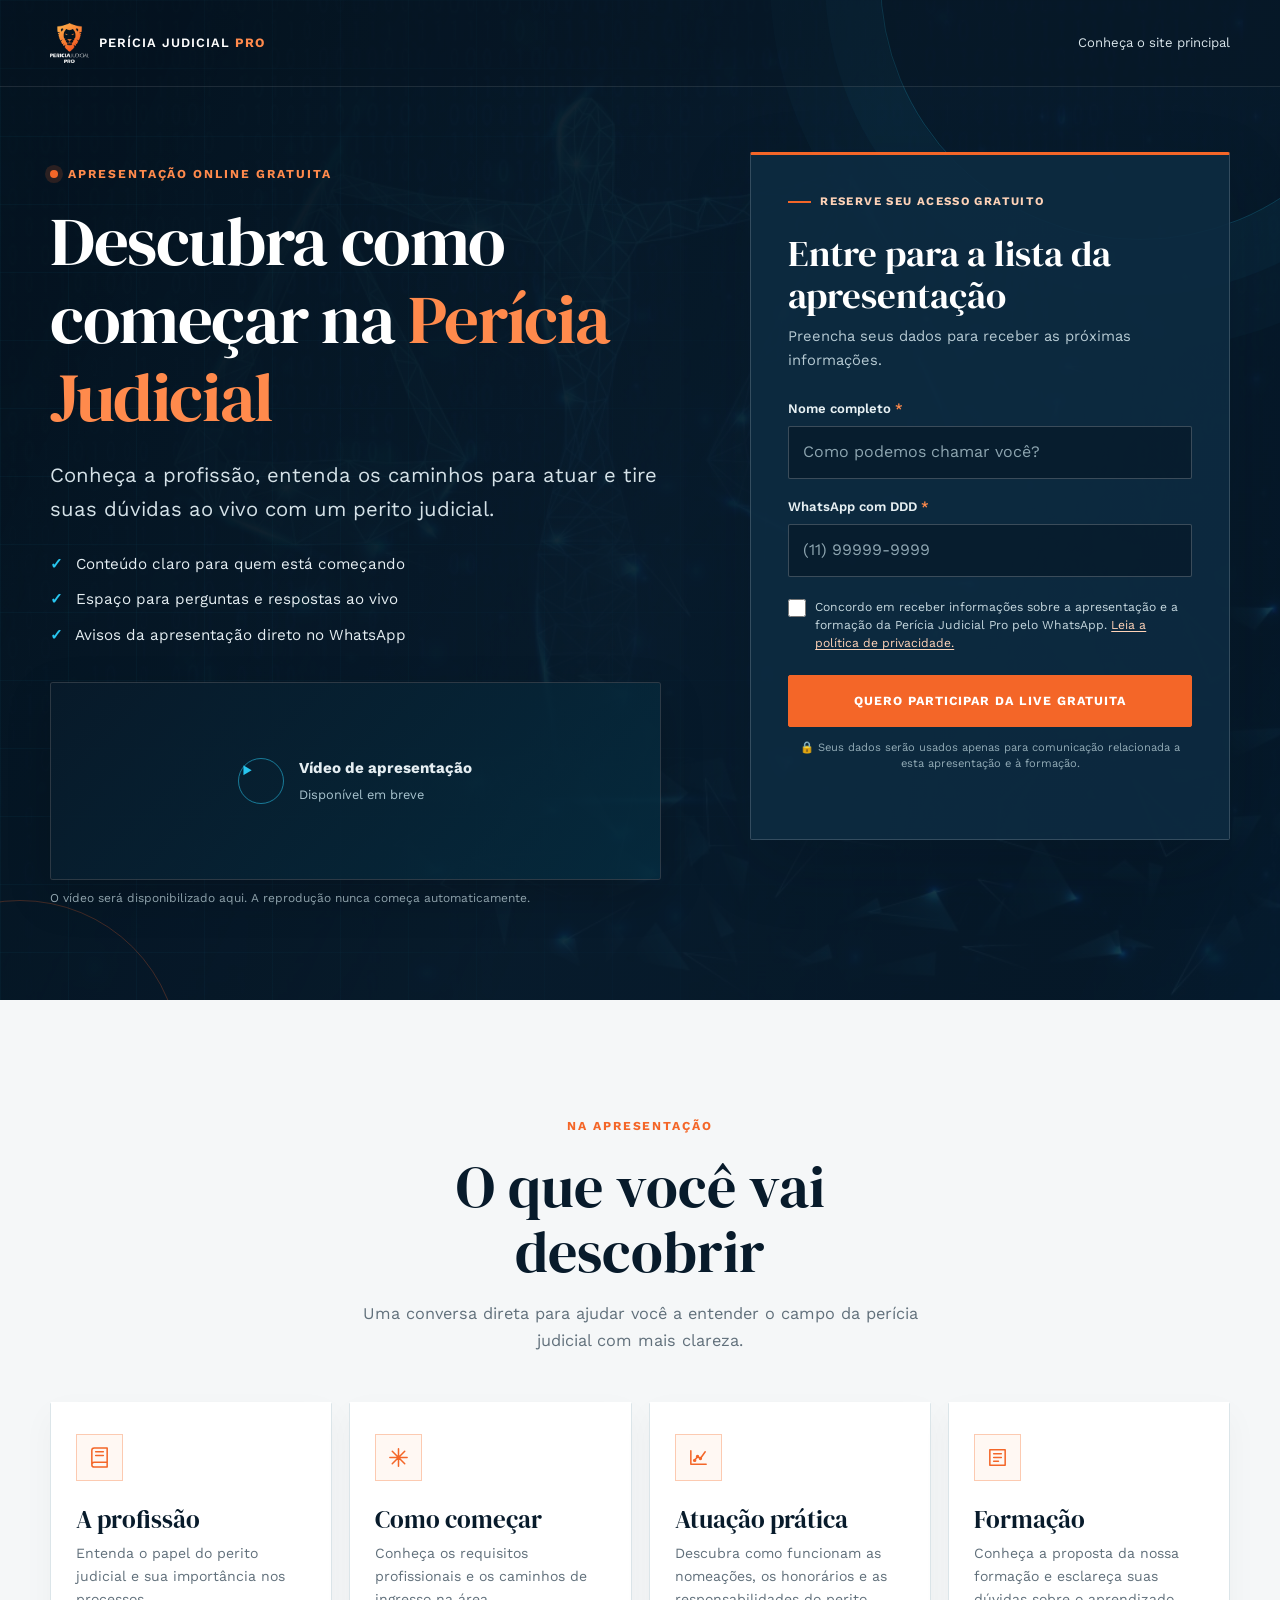
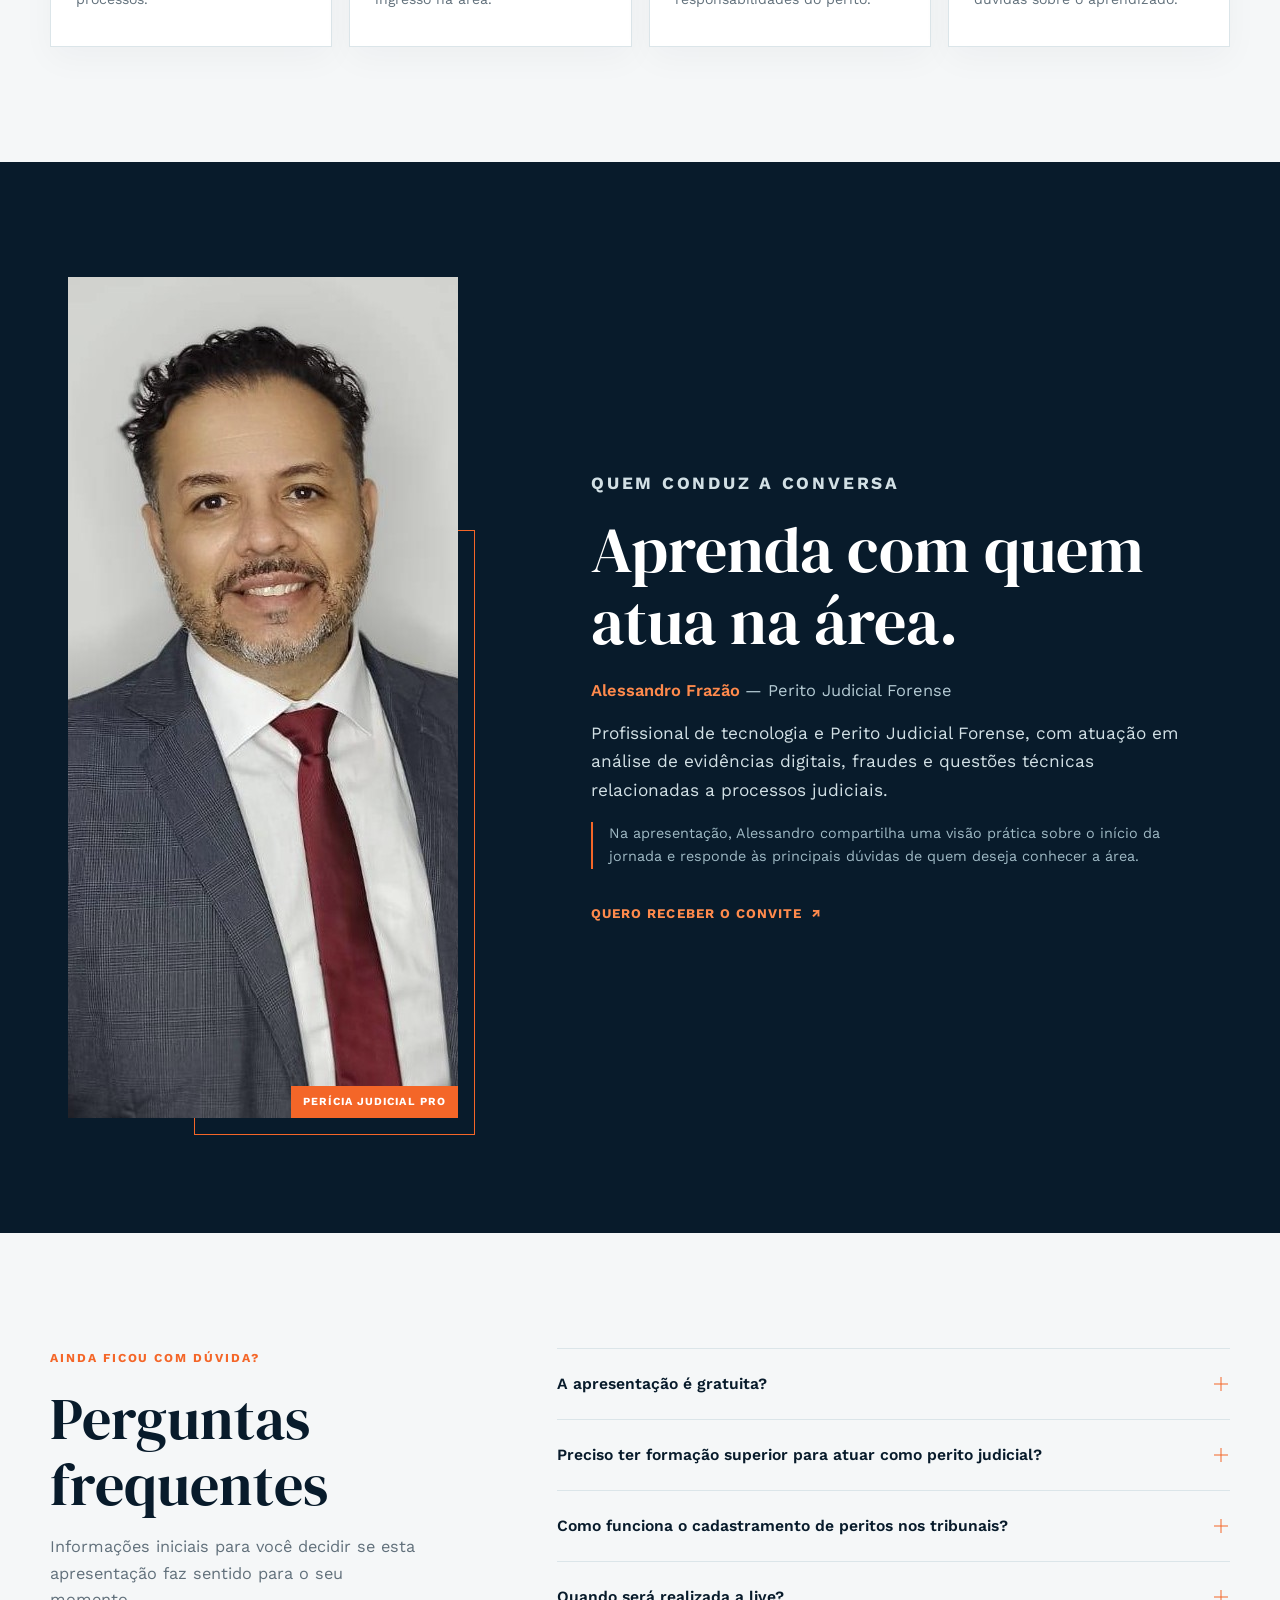
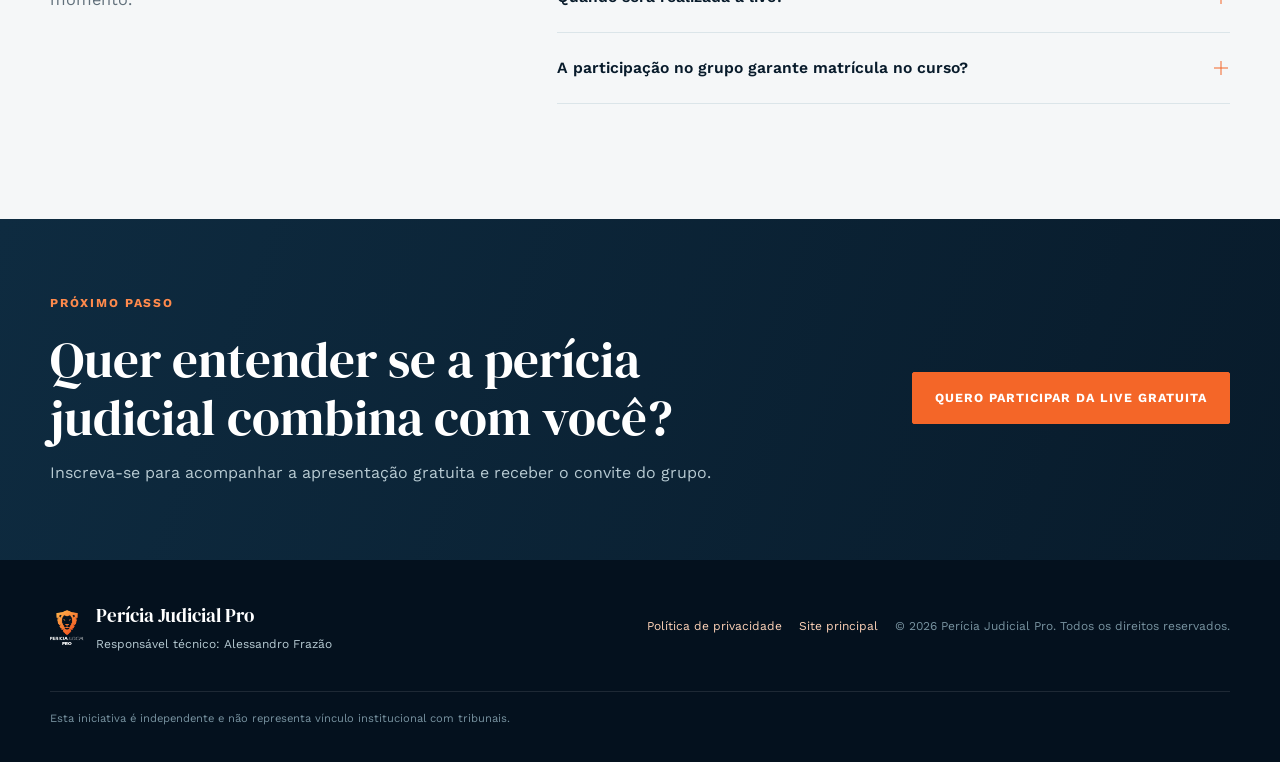
<file: live/index.html>
<!doctype html>
<html lang="pt-BR">
<head>
  <meta charset="utf-8">
  <meta name="viewport" content="width=device-width, initial-scale=1">
  <meta name="description" content="Inscreva-se para a apresentação online gratuita sobre como começar na perícia judicial.">
  <meta name="robots" content="index, follow">
  <link rel="canonical" href="https://periciajudicialpro.com.br/live/">
  <meta property="og:type" content="website">
  <meta property="og:title" content="Apresentação gratuita | Perícia Judicial Pro">
  <meta property="og:description" content="Conheça a profissão de perito judicial e tire suas dúvidas ao vivo.">
  <meta property="og:url" content="https://periciajudicialpro.com.br/live/">
  <title>Apresentação online gratuita | Perícia Judicial Pro</title>
  <link rel="preconnect" href="https://fonts.googleapis.com">
  <link rel="preconnect" href="https://fonts.gstatic.com" crossorigin>
  <link href="https://fonts.googleapis.com/css2?family=DM+Serif+Display&family=Work+Sans:wght@400;500;600;700&display=swap" rel="stylesheet">
  <link rel="icon" href="../images/logo_brancapng-140x38-1.png" type="image/png">
  <link rel="stylesheet" href="css/style.css">
</head>
<body>
  <a class="skip-link" href="#conteudo">Pular para o conteúdo</a>

  <header class="site-header">
    <div class="container header-inner">
      <a class="brand" href="../index.html" aria-label="Perícia Judicial Pro — página inicial">
        <img src="../images/logo_brancapng-140x38-1.png" alt="Perícia Judicial Pro" width="48" height="49">
        <span>PERÍCIA JUDICIAL <b>PRO</b></span>
      </a>
      <a class="header-link" href="../index.html">Conheça o site principal</a>
    </div>
  </header>

  <main id="conteudo">
    <section class="hero" aria-labelledby="hero-title">
      <div class="hero-glow hero-glow-one" aria-hidden="true"></div>
      <div class="hero-glow hero-glow-two" aria-hidden="true"></div>
      <div class="container hero-grid">
        <div class="hero-copy">
          <p class="eyebrow"><span class="eyebrow-dot" aria-hidden="true"></span> Apresentação online gratuita</p>
          <h1 id="hero-title">Descubra como começar na <em>Perícia Judicial</em></h1>
          <p class="hero-subtitle">Conheça a profissão, entenda os caminhos para atuar e tire suas dúvidas ao vivo com um perito judicial.</p>
          <ul class="hero-points" aria-label="O que você recebe ao se inscrever">
            <li><span class="check-icon" aria-hidden="true">✓</span> Conteúdo claro para quem está começando</li>
            <li><span class="check-icon" aria-hidden="true">✓</span> Espaço para perguntas e respostas ao vivo</li>
            <li><span class="check-icon" aria-hidden="true">✓</span> Avisos da apresentação direto no WhatsApp</li>
          </ul>

          <div class="video-frame" id="video-frame" data-video-src="" data-video-type="mp4" aria-label="Vídeo de apresentação">
            <div class="video-placeholder" id="video-placeholder">
              <span class="play-badge" aria-hidden="true">▶</span>
              <div>
                <strong>Vídeo de apresentação</strong>
                <span>Disponível em breve</span>
              </div>
            </div>
          </div>
          <p class="video-note">O vídeo será disponibilizado aqui. A reprodução nunca começa automaticamente.</p>
        </div>

        <div class="signup-card" id="inscricao">
          <div class="card-topline"><span></span> Reserve seu acesso gratuito</div>
          <div class="signup-heading">
            <h2>Entre para a lista da apresentação</h2>
            <p>Preencha seus dados para receber as próximas informações.</p>
          </div>

          <form id="lead-form" novalidate>
            <div class="field-group">
              <label for="nome">Nome completo <span aria-hidden="true">*</span></label>
              <input id="nome" name="nome" type="text" autocomplete="name" placeholder="Como podemos chamar você?" minlength="3" required>
              <small class="field-error" data-error-for="nome"></small>
            </div>

            <div class="field-group">
              <label for="whatsapp">WhatsApp com DDD <span aria-hidden="true">*</span></label>
              <input id="whatsapp" name="whatsapp" type="tel" inputmode="tel" autocomplete="tel" placeholder="(11) 99999-9999" maxlength="15" required>
              <small class="field-error" data-error-for="whatsapp"></small>
            </div>

            <label class="consent-field" for="consentimento">
              <input id="consentimento" name="consentimento" type="checkbox" required>
              <span>Concordo em receber informações sobre a apresentação e a formação da Perícia Judicial Pro pelo WhatsApp. <a href="../politica-de-privacidade.html" target="_blank" rel="noopener noreferrer">Leia a política de privacidade.</a></span>
            </label>
            <small class="field-error" data-error-for="consentimento"></small>

            <div class="honeypot" aria-hidden="true">
              <label for="website">Não preencha este campo</label>
              <input id="website" name="website" type="text" tabindex="-1" autocomplete="off">
            </div>

            <input type="hidden" name="utm_source" data-attribution="utm_source">
            <input type="hidden" name="utm_medium" data-attribution="utm_medium">
            <input type="hidden" name="utm_campaign" data-attribution="utm_campaign">
            <input type="hidden" name="utm_content" data-attribution="utm_content">
            <input type="hidden" name="origem" data-attribution="origem">
            <input type="hidden" name="fbclid" data-attribution="fbclid">

            <button class="button button-primary" id="submit-button" type="submit">
              <span class="button-label">Quero participar da live gratuita</span>
              <span class="button-loading" aria-hidden="true">Enviando…</span>
            </button>
            <p class="form-note"><span aria-hidden="true">🔒</span> Seus dados serão usados apenas para comunicação relacionada a esta apresentação e à formação.</p>
            <p class="form-status" id="form-status" role="alert" aria-live="polite"></p>
          </form>

          <div class="success-panel" id="success-panel" hidden>
            <div class="success-icon" aria-hidden="true">✓</div>
            <p class="success-kicker">Cadastro confirmado</p>
            <h2>Inscrição recebida!</h2>
            <p>Agora entre no nosso grupo exclusivo para acompanhar as informações sobre a apresentação ao vivo.</p>
            <a class="button button-whatsapp" id="whatsapp-link" href="https://chat.whatsapp.com/EHW8C2A8uGyKtYnu91mdru?s=cl&amp;p=a&amp;iam=2" target="_blank" rel="noopener noreferrer">Entrar no grupo de WhatsApp</a>
            <p class="whatsapp-disclaimer">Ao participar do grupo, seu número de telefone e informações de perfil poderão ficar visíveis para outros participantes, conforme as configurações do WhatsApp. A entrada depende da confirmação do próprio WhatsApp.</p>
          </div>
        </div>
      </div>
    </section>

    <section class="section section-light" aria-labelledby="discover-title">
      <div class="container">
        <div class="section-heading centered-heading">
          <p class="eyebrow eyebrow-dark">Na apresentação</p>
          <h2 id="discover-title">O que você vai descobrir</h2>
          <p>Uma conversa direta para ajudar você a entender o campo da perícia judicial com mais clareza.</p>
        </div>
        <div class="discovery-grid">
          <article class="discovery-card">
            <div class="card-icon" aria-hidden="true"><svg viewBox="0 0 24 24" focusable="false"><path d="M4 19.5A2.5 2.5 0 0 1 6.5 17H20M6.5 2H20v20H6.5A2.5 2.5 0 0 1 4 19.5v-15A2.5 2.5 0 0 1 6.5 2Z"/><path d="M8 6h8M8 10h8"/></svg></div>
            <h3>A profissão</h3>
            <p>Entenda o papel do perito judicial e sua importância nos processos.</p>
          </article>
          <article class="discovery-card">
            <div class="card-icon" aria-hidden="true"><svg viewBox="0 0 24 24" focusable="false"><path d="M12 3v18M3 12h18M5.5 5.5l13 13M18.5 5.5l-13 13"/></svg></div>
            <h3>Como começar</h3>
            <p>Conheça os requisitos profissionais e os caminhos de ingresso na área.</p>
          </article>
          <article class="discovery-card">
            <div class="card-icon" aria-hidden="true"><svg viewBox="0 0 24 24" focusable="false"><path d="M4 19V5M4 19h16M8 15l3-4 3 2 5-7"/><circle cx="8" cy="15" r="1"/><circle cx="11" cy="11" r="1"/><circle cx="14" cy="13" r="1"/></svg></div>
            <h3>Atuação prática</h3>
            <p>Descubra como funcionam as nomeações, os honorários e as responsabilidades do perito.</p>
          </article>
          <article class="discovery-card">
            <div class="card-icon" aria-hidden="true"><svg viewBox="0 0 24 24" focusable="false"><path d="M4 4h16v16H4z"/><path d="M8 8h8M8 12h8M8 16h5"/></svg></div>
            <h3>Formação</h3>
            <p>Conheça a proposta da nossa formação e esclareça suas dúvidas sobre o aprendizado.</p>
          </article>
        </div>
      </div>
    </section>

    <section class="section instructor-section" aria-labelledby="instructor-title">
      <div class="container instructor-grid">
        <div class="instructor-photo-wrap">
          <div class="photo-accent" aria-hidden="true"></div>
          <img src="../images/perito_alessandro_frazao.jpg" alt="Alessandro Frazão" width="870" height="841" loading="lazy">
          <span class="photo-caption">Perícia Judicial Pro</span>
        </div>
        <div class="instructor-copy">
          <p class="eyebrow">Quem conduz a conversa</p>
          <h2 id="instructor-title">Aprenda com quem atua na área.</h2>
          <h3>Alessandro Frazão <span>— Perito Judicial Forense</span></h3>
          <p>Profissional de tecnologia e Perito Judicial Forense, com atuação em análise de evidências digitais, fraudes e questões técnicas relacionadas a processos judiciais.</p>
          <p class="instructor-note">Na apresentação, Alessandro compartilha uma visão prática sobre o início da jornada e responde às principais dúvidas de quem deseja conhecer a área.</p>
          <a class="text-link" href="#inscricao">Quero receber o convite <span aria-hidden="true">↗</span></a>
        </div>
      </div>
    </section>

    <section class="section faq-section section-light" aria-labelledby="faq-title">
      <div class="container faq-grid">
        <div class="section-heading">
          <p class="eyebrow eyebrow-dark">Ainda ficou com dúvida?</p>
          <h2 id="faq-title">Perguntas frequentes</h2>
          <p>Informações iniciais para você decidir se esta apresentação faz sentido para o seu momento.</p>
        </div>
        <div class="faq-list">
          <details>
            <summary>A apresentação é gratuita?<span aria-hidden="true"></span></summary>
            <p>Sim. A apresentação online é gratuita. O convite e as orientações de acesso serão compartilhados pelos canais informados no cadastro.</p>
          </details>
          <details>
            <summary>Preciso ter formação superior para atuar como perito judicial?<span aria-hidden="true"></span></summary>
            <p>Isso depende da especialidade, do tipo de trabalho e das regras aplicáveis ao caso. A formação compatível com o conhecimento técnico exigido é um ponto importante, e os requisitos podem variar.</p>
          </details>
          <details>
            <summary>Como funciona o cadastramento de peritos nos tribunais?<span aria-hidden="true"></span></summary>
            <p>Tribunais possuem procedimentos e sistemas próprios para cadastro e convocação. A inscrição, por si só, não garante nomeação; é preciso observar as regras do tribunal e da especialidade.</p>
          </details>
          <details>
            <summary>Quando será realizada a live?<span aria-hidden="true"></span></summary>
            <p>A data ainda será confirmada. Quem se inscrever receberá as próximas informações pelo WhatsApp, conforme o consentimento informado.</p>
          </details>
          <details>
            <summary>A participação no grupo garante matrícula no curso?<span aria-hidden="true"></span></summary>
            <p>Não. O grupo serve para acompanhar as informações da apresentação. A participação não garante matrícula, nomeação, contratação ou qualquer resultado profissional.</p>
          </details>
        </div>
      </div>
    </section>

    <section class="final-cta" aria-labelledby="final-cta-title">
      <div class="container final-cta-inner">
        <div>
          <p class="eyebrow">Próximo passo</p>
          <h2 id="final-cta-title">Quer entender se a perícia judicial combina com você?</h2>
          <p>Inscreva-se para acompanhar a apresentação gratuita e receber o convite do grupo.</p>
        </div>
        <a class="button button-primary" href="#inscricao">Quero participar da live gratuita</a>
      </div>
    </section>
  </main>

  <footer class="site-footer">
    <div class="container footer-inner">
      <div class="footer-brand">
        <img src="../images/logo_brancapng-140x38-1.png" alt="" width="42" height="43" loading="lazy">
        <div>
          <strong>Perícia Judicial Pro</strong>
          <span>Responsável técnico: Alessandro Frazão</span>
        </div>
      </div>
      <div class="footer-links">
        <a href="../politica-de-privacidade.html">Política de privacidade</a>
        <a href="../index.html">Site principal</a>
        <span>© <span id="current-year">2026</span> Perícia Judicial Pro. Todos os direitos reservados.</span>
      </div>
      <p class="independence-notice">Esta iniciativa é independente e não representa vínculo institucional com tribunais.</p>
    </div>
  </footer>

  <script src="js/config.js" defer></script>
  <script src="js/app.js" defer></script>
</body>
</html>
</file>
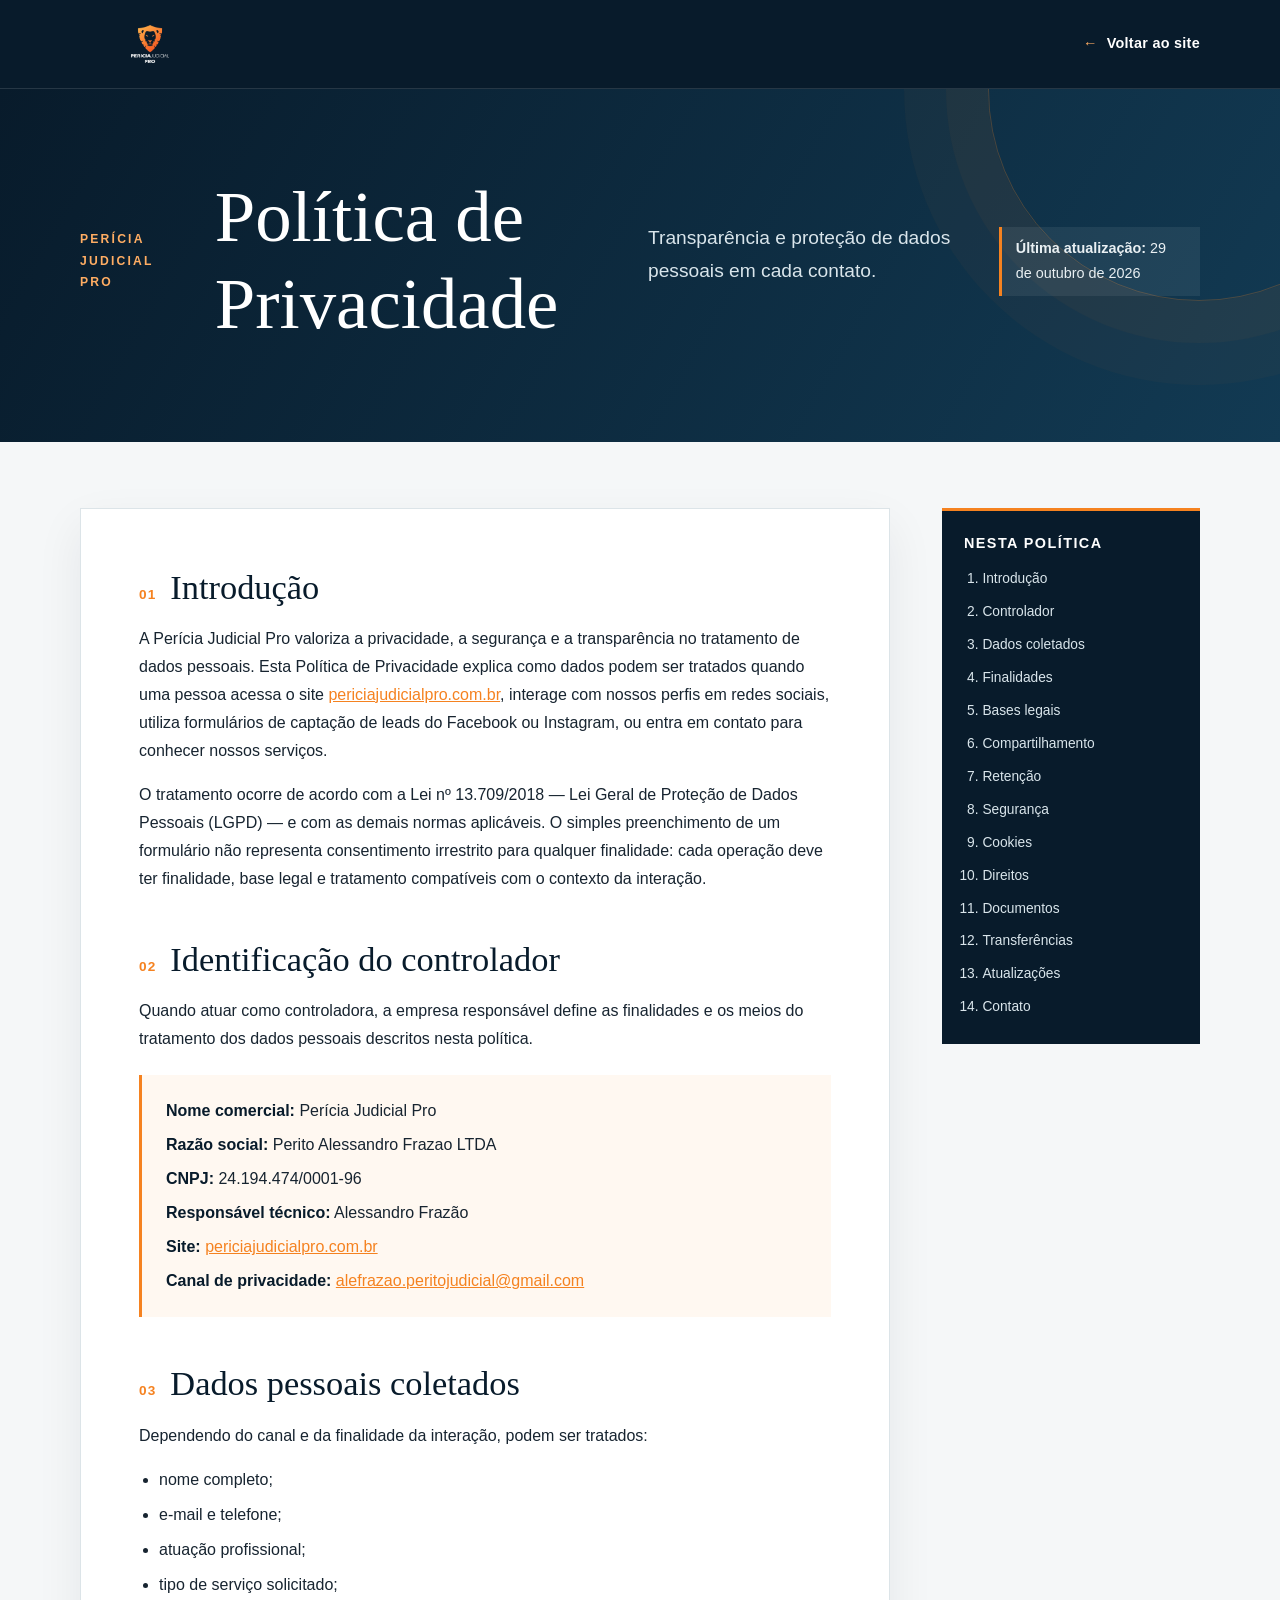
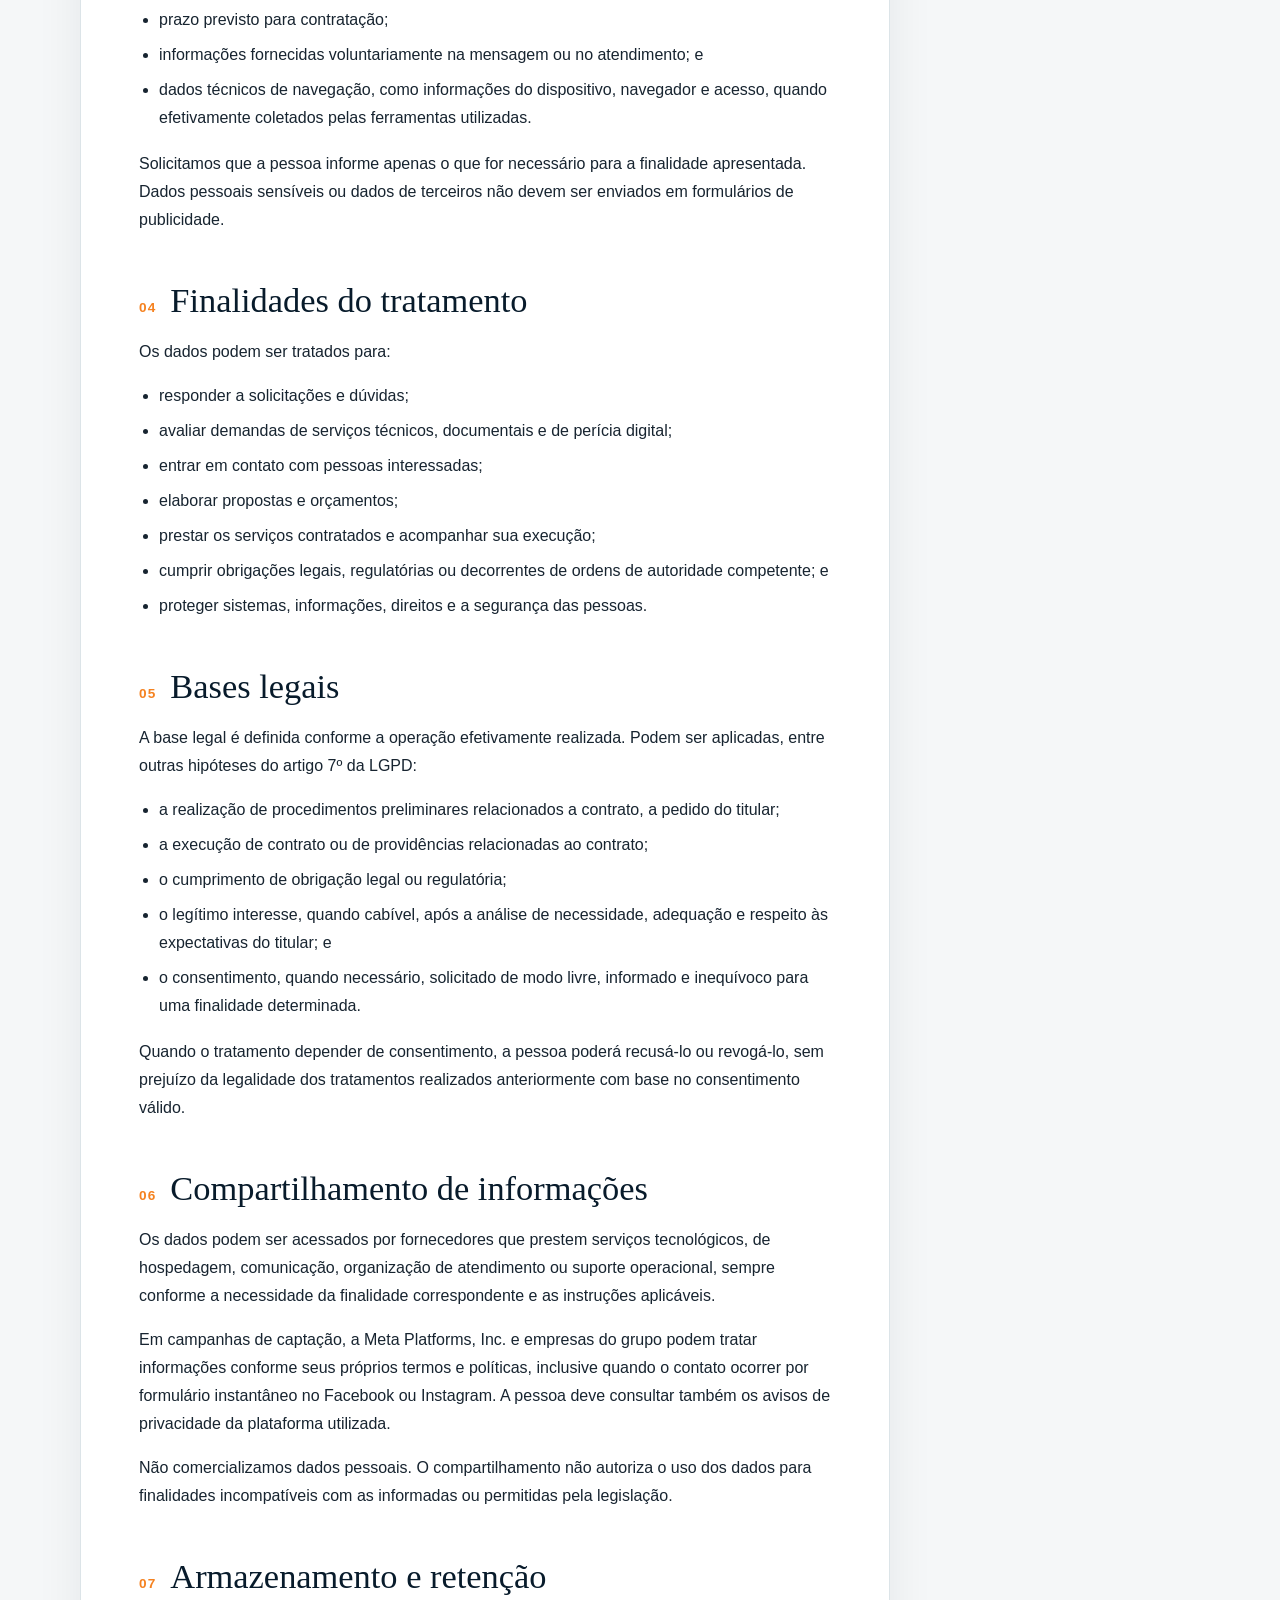
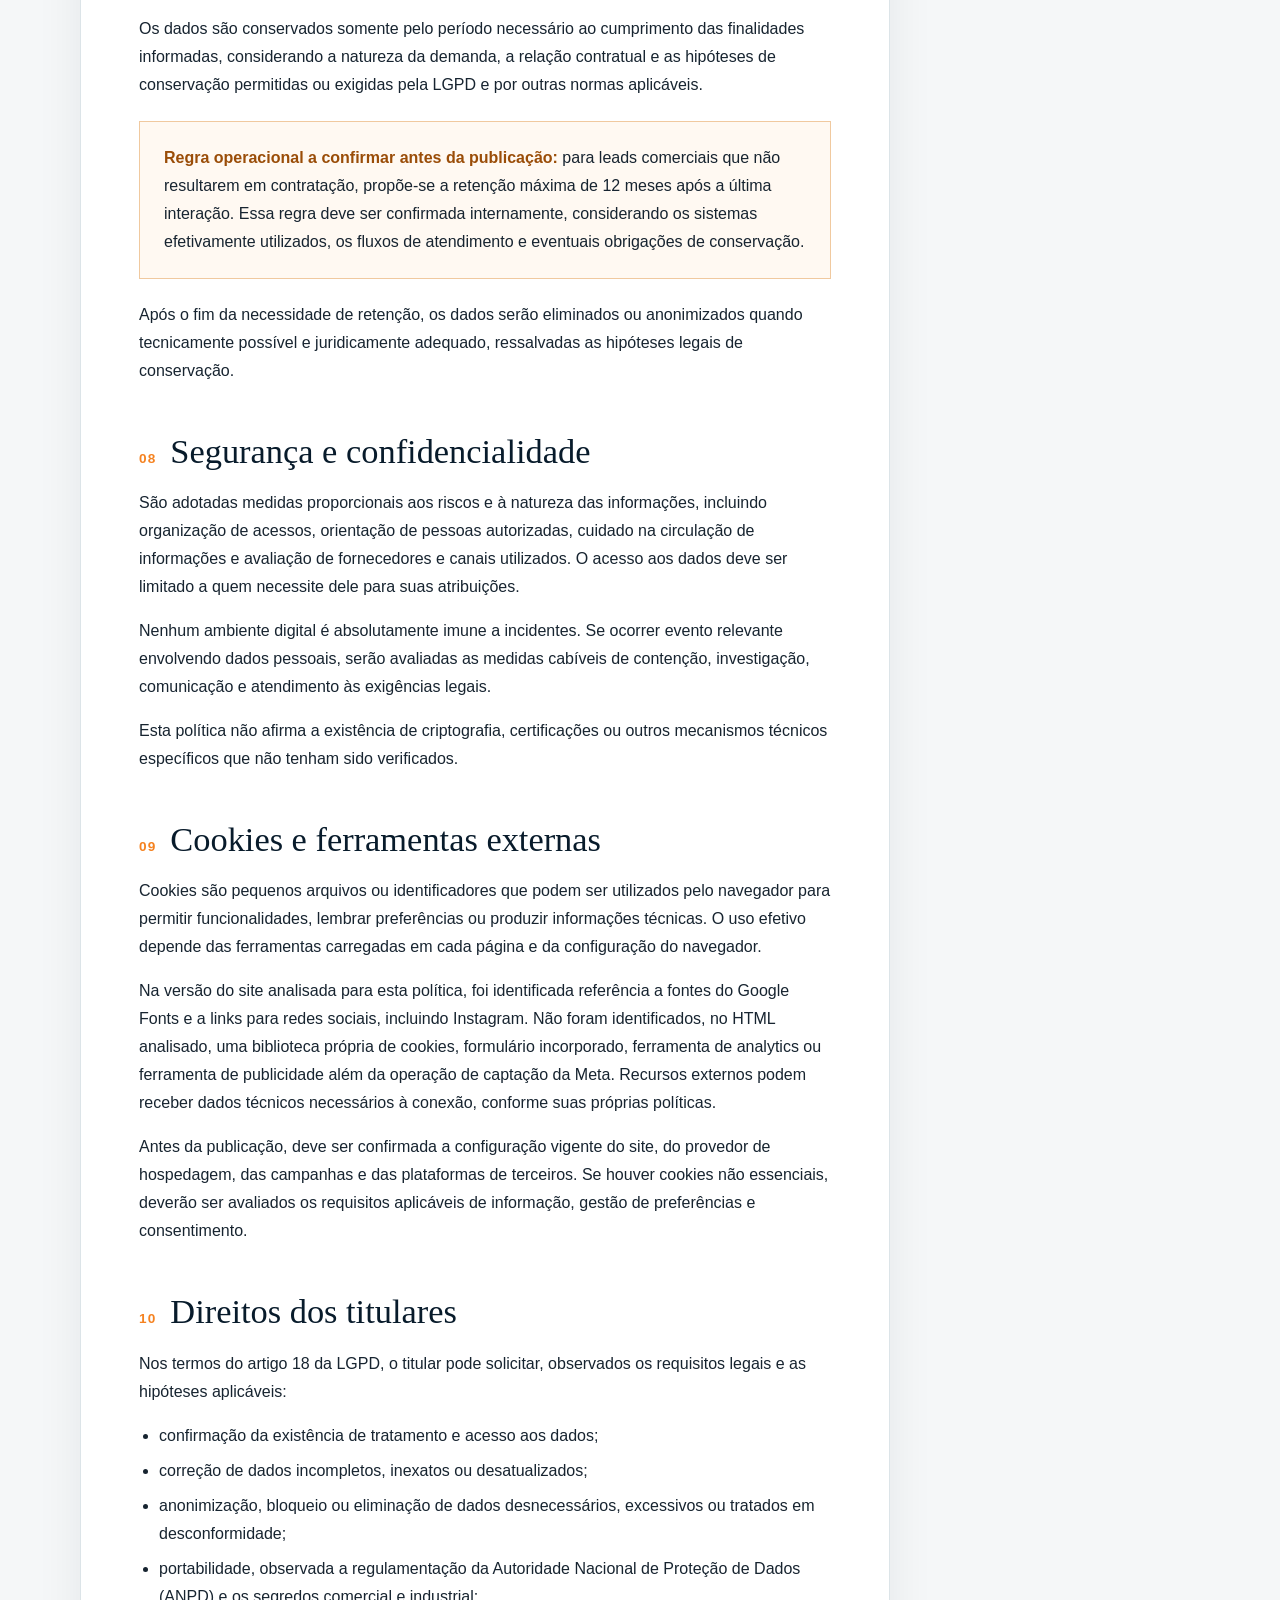
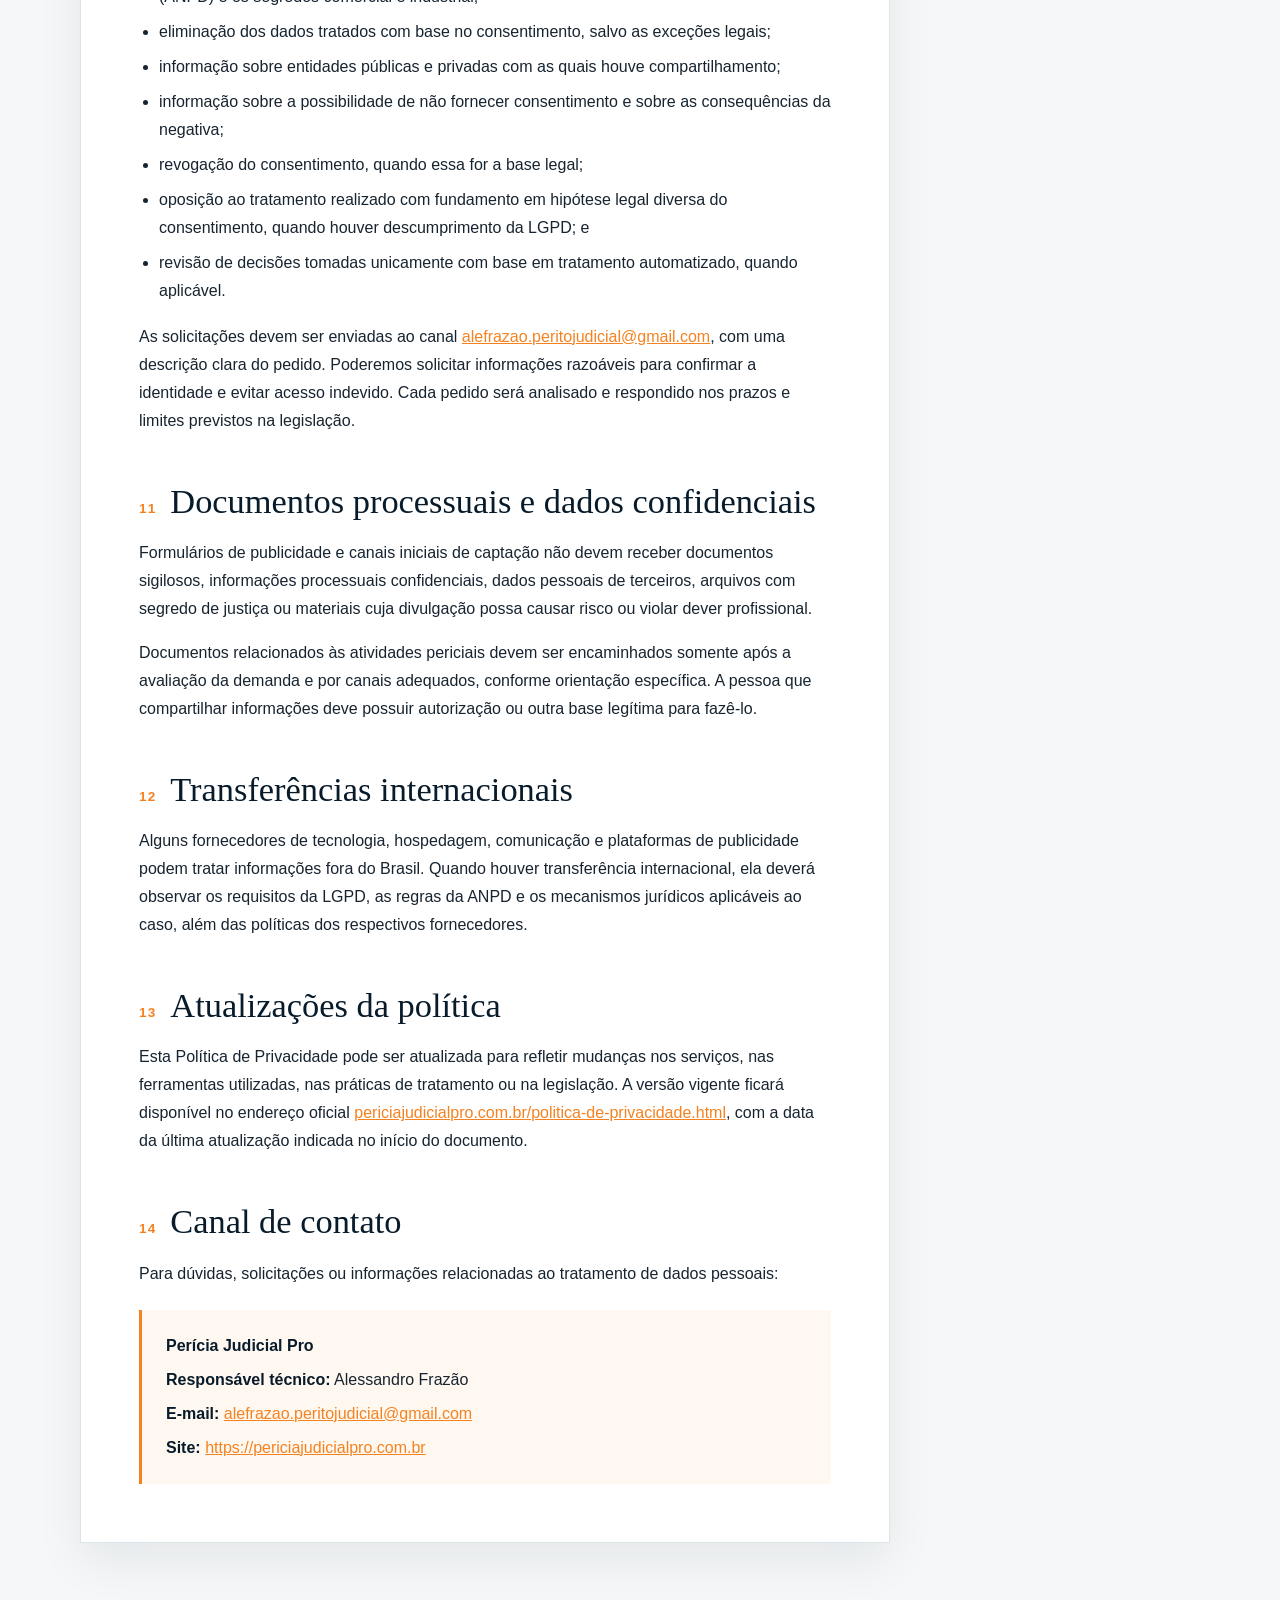
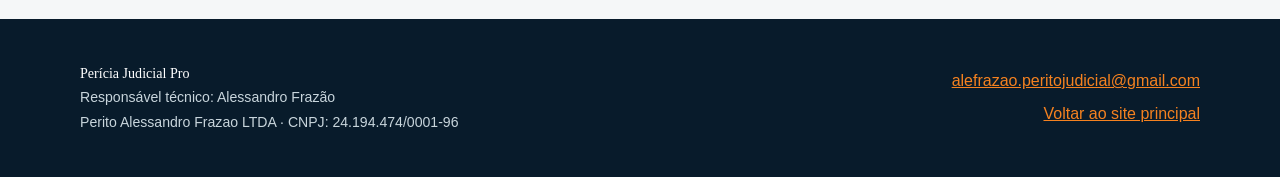
<file: politica-de-privacidade.html>
<!doctype html>
<html lang="pt-BR">
<head>
  <meta charset="utf-8">
  <meta name="viewport" content="width=device-width, initial-scale=1">
  <meta name="description" content="Política de Privacidade da Perícia Judicial Pro, em conformidade com a Lei Geral de Proteção de Dados Pessoais (LGPD).">
  <meta name="robots" content="index, follow">
  <title>Política de Privacidade | Perícia Judicial Pro</title>
  <style>
    :root {
      --navy: #081b2b;
      --navy-soft: #0e2b40;
      --orange: #f58220;
      --orange-light: #ffad63;
      --paper: #f5f7f8;
      --ink: #172430;
      --muted: #53616b;
      --line: #dce4e8;
      --white: #fff;
      --max-width: 1120px;
    }

    * { box-sizing: border-box; }

    html { scroll-behavior: smooth; }

    body {
      margin: 0;
      color: var(--ink);
      background: var(--paper);
      font-family: "Work Sans", Arial, sans-serif;
      font-size: 16px;
      line-height: 1.75;
      -webkit-font-smoothing: antialiased;
    }

    a { color: var(--orange); }
    a:hover, a:focus { color: #bf5b08; }
    a:focus-visible { outline: 3px solid var(--orange-light); outline-offset: 3px; }

    .site-header {
      background: var(--navy);
      border-bottom: 1px solid rgba(255, 255, 255, .12);
    }

    .header-inner,
    .footer-inner,
    .content-wrap {
      width: min(calc(100% - 48px), var(--max-width));
      margin: 0 auto;
    }

    .header-inner {
      min-height: 88px;
      display: flex;
      align-items: center;
      justify-content: space-between;
      gap: 24px;
    }

    .brand img {
      display: block;
      width: 140px;
      height: 38px;
      object-fit: contain;
    }

    .back-link {
      color: var(--white);
      font-size: .9rem;
      font-weight: 600;
      letter-spacing: .02em;
      text-decoration: none;
    }

    .back-link::before { content: "←"; margin-right: 9px; color: var(--orange-light); }
    .back-link:hover, .back-link:focus { color: var(--orange-light); }

    .hero {
      position: relative;
      overflow: hidden;
      padding: 84px 0 76px;
      color: var(--white);
      background: linear-gradient(120deg, var(--navy) 0%, #123a53 100%);
    }

    .hero::after {
      content: "";
      position: absolute;
      width: 420px;
      height: 420px;
      right: -130px;
      top: -210px;
      border: 1px solid rgba(245, 130, 32, .25);
      border-radius: 50%;
      box-shadow: 0 0 0 42px rgba(245, 130, 32, .04), 0 0 0 84px rgba(245, 130, 32, .03);
    }

    .hero-inner { position: relative; z-index: 1; }

    .eyebrow {
      margin: 0 0 16px;
      color: var(--orange-light);
      font-size: .76rem;
      font-weight: 700;
      letter-spacing: .18em;
      text-transform: uppercase;
    }

    h1, h2, h3 {
      margin-top: 0;
      font-family: "DM Serif Display", Georgia, serif;
      font-weight: 400;
      line-height: 1.2;
    }

    h1 { max-width: 760px; margin-bottom: 18px; font-size: clamp(2.6rem, 6vw, 4.55rem); }

    .hero-subtitle { max-width: 650px; margin: 0 0 30px; color: #d9e5eb; font-size: 1.2rem; }

    .updated {
      display: inline-block;
      padding: 9px 14px;
      border-left: 3px solid var(--orange);
      color: #e9f0f3;
      background: rgba(255, 255, 255, .07);
      font-size: .9rem;
    }

    .content-wrap { padding-top: 66px; padding-bottom: 76px; }

    .layout {
      display: grid;
      grid-template-columns: minmax(0, 1fr) 258px;
      gap: 52px;
      align-items: start;
    }

    .policy {
      min-width: 0;
      padding: clamp(28px, 5vw, 58px);
      border: 1px solid var(--line);
      background: var(--white);
      box-shadow: 0 18px 45px rgba(8, 27, 43, .07);
    }

    .policy section + section { margin-top: 46px; }

    h2 {
      display: flex;
      gap: 14px;
      align-items: baseline;
      margin-bottom: 17px;
      color: var(--navy);
      font-size: clamp(1.65rem, 3vw, 2.15rem);
    }

    h2 .number {
      flex: 0 0 auto;
      color: var(--orange);
      font-family: "Work Sans", Arial, sans-serif;
      font-size: .85rem;
      font-weight: 700;
      letter-spacing: .08em;
    }

    h3 { margin: 28px 0 10px; color: var(--navy-soft); font-size: 1.25rem; }
    p { margin: 0 0 16px; }
    ul { margin: 0 0 18px; padding-left: 1.25rem; }
    li + li { margin-top: 7px; }

    .identity {
      margin: 22px 0 0;
      padding: 22px 24px;
      border-left: 3px solid var(--orange);
      background: #fff8f1;
    }

    .identity p { margin-bottom: 6px; }
    .identity p:last-child { margin-bottom: 0; }
    .identity strong { color: var(--navy); }

    .notice {
      margin: 22px 0;
      padding: 22px 24px;
      border: 1px solid #f0c99f;
      background: #fff9f2;
    }

    .notice strong { color: #9a4d08; }

    .toc {
      position: sticky;
      top: 24px;
      padding: 24px 22px;
      border-top: 3px solid var(--orange);
      background: var(--navy);
      color: #d9e5eb;
    }

    .toc h2 { display: block; margin-bottom: 14px; color: var(--white); font-family: "Work Sans", Arial, sans-serif; font-size: .9rem; font-weight: 700; letter-spacing: .1em; text-transform: uppercase; }
    .toc ol { margin: 0; padding-left: 1.15rem; }
    .toc li { padding: 3px 0; font-size: .86rem; line-height: 1.45; }
    .toc a { color: #d9e5eb; text-decoration: none; }
    .toc a:hover, .toc a:focus { color: var(--orange-light); }

    .site-footer { padding: 42px 0; color: #c8d5dc; background: var(--navy); }

    .footer-inner { display: flex; justify-content: space-between; gap: 30px; align-items: center; }
    .footer-title { margin: 0 0 5px; color: var(--white); font-family: "DM Serif Display", Georgia, serif; font-size: 1.35rem; }
    .footer-inner p { margin: 0; font-size: .88rem; }
    .footer-links { text-align: right; }
    .footer-links a { display: block; margin-bottom: 5px; }
    .footer-links a:last-child { margin-bottom: 0; }

    @media (max-width: 800px) {
      .layout { grid-template-columns: 1fr; gap: 28px; }
      .toc { position: static; order: -1; }
      .toc ol { columns: 2; column-gap: 28px; }
    }

    @media (max-width: 560px) {
      .header-inner, .footer-inner, .content-wrap { width: min(calc(100% - 32px), var(--max-width)); }
      .header-inner { min-height: 74px; }
      .brand img { width: 126px; height: auto; }
      .back-link { font-size: .8rem; }
      .hero { padding: 58px 0 54px; }
      .hero-subtitle { font-size: 1.05rem; }
      .content-wrap { padding-top: 34px; padding-bottom: 48px; }
      .policy { padding: 25px 20px; }
      .policy section + section { margin-top: 38px; }
      h2 { gap: 10px; }
      .toc ol { columns: 1; }
      .footer-inner { display: block; }
      .footer-links { margin-top: 20px; text-align: left; }
    }
  </style>
</head>
<body>
  <header class="site-header">
    <div class="header-inner">
      <a class="brand" href="index.html" aria-label="Perícia Judicial Pro — voltar ao início">
        <img src="images/logo_brancapng-140x38-1.png" width="140" height="38" alt="Perícia Judicial Pro">
      </a>
      <a class="back-link" href="index.html">Voltar ao site</a>
    </div>
  </header>

  <main>
    <section class="hero" aria-labelledby="page-title">
      <div class="header-inner hero-inner">
        <p class="eyebrow">Perícia Judicial Pro</p>
        <h1 id="page-title">Política de Privacidade</h1>
        <p class="hero-subtitle">Transparência e proteção de dados pessoais em cada contato.</p>
        <p class="updated"><strong>Última atualização:</strong> 29 de outubro de 2026</p>
      </div>
    </section>

    <div class="content-wrap">
      <div class="layout">
        <article class="policy">
          <section id="introducao">
            <h2><span class="number">01</span> Introdução</h2>
            <p>A Perícia Judicial Pro valoriza a privacidade, a segurança e a transparência no tratamento de dados pessoais. Esta Política de Privacidade explica como dados podem ser tratados quando uma pessoa acessa o site <a href="https://periciajudicialpro.com.br">periciajudicialpro.com.br</a>, interage com nossos perfis em redes sociais, utiliza formulários de captação de leads do Facebook ou Instagram, ou entra em contato para conhecer nossos serviços.</p>
            <p>O tratamento ocorre de acordo com a Lei nº 13.709/2018 — Lei Geral de Proteção de Dados Pessoais (LGPD) — e com as demais normas aplicáveis. O simples preenchimento de um formulário não representa consentimento irrestrito para qualquer finalidade: cada operação deve ter finalidade, base legal e tratamento compatíveis com o contexto da interação.</p>
          </section>

          <section id="controlador">
            <h2><span class="number">02</span> Identificação do controlador</h2>
            <p>Quando atuar como controladora, a empresa responsável define as finalidades e os meios do tratamento dos dados pessoais descritos nesta política.</p>
            <div class="identity">
              <p><strong>Nome comercial:</strong> Perícia Judicial Pro</p>
              <p><strong>Razão social:</strong> Perito Alessandro Frazao LTDA</p>
              <p><strong>CNPJ:</strong> 24.194.474/0001-96</p>
              <p><strong>Responsável técnico:</strong> Alessandro Frazão</p>
              <p><strong>Site:</strong> <a href="https://periciajudicialpro.com.br">periciajudicialpro.com.br</a></p>
              <p><strong>Canal de privacidade:</strong> <a href="mailto:alefrazao.peritojudicial@gmail.com">alefrazao.peritojudicial@gmail.com</a></p>
            </div>
          </section>

          <section id="dados">
            <h2><span class="number">03</span> Dados pessoais coletados</h2>
            <p>Dependendo do canal e da finalidade da interação, podem ser tratados:</p>
            <ul>
              <li>nome completo;</li>
              <li>e-mail e telefone;</li>
              <li>atuação profissional;</li>
              <li>tipo de serviço solicitado;</li>
              <li>prazo previsto para contratação;</li>
              <li>informações fornecidas voluntariamente na mensagem ou no atendimento; e</li>
              <li>dados técnicos de navegação, como informações do dispositivo, navegador e acesso, quando efetivamente coletados pelas ferramentas utilizadas.</li>
            </ul>
            <p>Solicitamos que a pessoa informe apenas o que for necessário para a finalidade apresentada. Dados pessoais sensíveis ou dados de terceiros não devem ser enviados em formulários de publicidade.</p>
          </section>

          <section id="finalidades">
            <h2><span class="number">04</span> Finalidades do tratamento</h2>
            <p>Os dados podem ser tratados para:</p>
            <ul>
              <li>responder a solicitações e dúvidas;</li>
              <li>avaliar demandas de serviços técnicos, documentais e de perícia digital;</li>
              <li>entrar em contato com pessoas interessadas;</li>
              <li>elaborar propostas e orçamentos;</li>
              <li>prestar os serviços contratados e acompanhar sua execução;</li>
              <li>cumprir obrigações legais, regulatórias ou decorrentes de ordens de autoridade competente; e</li>
              <li>proteger sistemas, informações, direitos e a segurança das pessoas.</li>
            </ul>
          </section>

          <section id="bases-legais">
            <h2><span class="number">05</span> Bases legais</h2>
            <p>A base legal é definida conforme a operação efetivamente realizada. Podem ser aplicadas, entre outras hipóteses do artigo 7º da LGPD:</p>
            <ul>
              <li>a realização de procedimentos preliminares relacionados a contrato, a pedido do titular;</li>
              <li>a execução de contrato ou de providências relacionadas ao contrato;</li>
              <li>o cumprimento de obrigação legal ou regulatória;</li>
              <li>o legítimo interesse, quando cabível, após a análise de necessidade, adequação e respeito às expectativas do titular; e</li>
              <li>o consentimento, quando necessário, solicitado de modo livre, informado e inequívoco para uma finalidade determinada.</li>
            </ul>
            <p>Quando o tratamento depender de consentimento, a pessoa poderá recusá-lo ou revogá-lo, sem prejuízo da legalidade dos tratamentos realizados anteriormente com base no consentimento válido.</p>
          </section>

          <section id="compartilhamento">
            <h2><span class="number">06</span> Compartilhamento de informações</h2>
            <p>Os dados podem ser acessados por fornecedores que prestem serviços tecnológicos, de hospedagem, comunicação, organização de atendimento ou suporte operacional, sempre conforme a necessidade da finalidade correspondente e as instruções aplicáveis.</p>
            <p>Em campanhas de captação, a Meta Platforms, Inc. e empresas do grupo podem tratar informações conforme seus próprios termos e políticas, inclusive quando o contato ocorrer por formulário instantâneo no Facebook ou Instagram. A pessoa deve consultar também os avisos de privacidade da plataforma utilizada.</p>
            <p>Não comercializamos dados pessoais. O compartilhamento não autoriza o uso dos dados para finalidades incompatíveis com as informadas ou permitidas pela legislação.</p>
          </section>

          <section id="retencao">
            <h2><span class="number">07</span> Armazenamento e retenção</h2>
            <p>Os dados são conservados somente pelo período necessário ao cumprimento das finalidades informadas, considerando a natureza da demanda, a relação contratual e as hipóteses de conservação permitidas ou exigidas pela LGPD e por outras normas aplicáveis.</p>
            <div class="notice"><strong>Regra operacional a confirmar antes da publicação:</strong> para leads comerciais que não resultarem em contratação, propõe-se a retenção máxima de 12 meses após a última interação. Essa regra deve ser confirmada internamente, considerando os sistemas efetivamente utilizados, os fluxos de atendimento e eventuais obrigações de conservação.</div>
            <p>Após o fim da necessidade de retenção, os dados serão eliminados ou anonimizados quando tecnicamente possível e juridicamente adequado, ressalvadas as hipóteses legais de conservação.</p>
          </section>

          <section id="seguranca">
            <h2><span class="number">08</span> Segurança e confidencialidade</h2>
            <p>São adotadas medidas proporcionais aos riscos e à natureza das informações, incluindo organização de acessos, orientação de pessoas autorizadas, cuidado na circulação de informações e avaliação de fornecedores e canais utilizados. O acesso aos dados deve ser limitado a quem necessite dele para suas atribuições.</p>
            <p>Nenhum ambiente digital é absolutamente imune a incidentes. Se ocorrer evento relevante envolvendo dados pessoais, serão avaliadas as medidas cabíveis de contenção, investigação, comunicação e atendimento às exigências legais.</p>
            <p>Esta política não afirma a existência de criptografia, certificações ou outros mecanismos técnicos específicos que não tenham sido verificados.</p>
          </section>

          <section id="cookies">
            <h2><span class="number">09</span> Cookies e ferramentas externas</h2>
            <p>Cookies são pequenos arquivos ou identificadores que podem ser utilizados pelo navegador para permitir funcionalidades, lembrar preferências ou produzir informações técnicas. O uso efetivo depende das ferramentas carregadas em cada página e da configuração do navegador.</p>
            <p>Na versão do site analisada para esta política, foi identificada referência a fontes do Google Fonts e a links para redes sociais, incluindo Instagram. Não foram identificados, no HTML analisado, uma biblioteca própria de cookies, formulário incorporado, ferramenta de analytics ou ferramenta de publicidade além da operação de captação da Meta. Recursos externos podem receber dados técnicos necessários à conexão, conforme suas próprias políticas.</p>
            <p>Antes da publicação, deve ser confirmada a configuração vigente do site, do provedor de hospedagem, das campanhas e das plataformas de terceiros. Se houver cookies não essenciais, deverão ser avaliados os requisitos aplicáveis de informação, gestão de preferências e consentimento.</p>
          </section>

          <section id="direitos">
            <h2><span class="number">10</span> Direitos dos titulares</h2>
            <p>Nos termos do artigo 18 da LGPD, o titular pode solicitar, observados os requisitos legais e as hipóteses aplicáveis:</p>
            <ul>
              <li>confirmação da existência de tratamento e acesso aos dados;</li>
              <li>correção de dados incompletos, inexatos ou desatualizados;</li>
              <li>anonimização, bloqueio ou eliminação de dados desnecessários, excessivos ou tratados em desconformidade;</li>
              <li>portabilidade, observada a regulamentação da Autoridade Nacional de Proteção de Dados (ANPD) e os segredos comercial e industrial;</li>
              <li>eliminação dos dados tratados com base no consentimento, salvo as exceções legais;</li>
              <li>informação sobre entidades públicas e privadas com as quais houve compartilhamento;</li>
              <li>informação sobre a possibilidade de não fornecer consentimento e sobre as consequências da negativa;</li>
              <li>revogação do consentimento, quando essa for a base legal;</li>
              <li>oposição ao tratamento realizado com fundamento em hipótese legal diversa do consentimento, quando houver descumprimento da LGPD; e</li>
              <li>revisão de decisões tomadas unicamente com base em tratamento automatizado, quando aplicável.</li>
            </ul>
            <p>As solicitações devem ser enviadas ao canal <a href="mailto:alefrazao.peritojudicial@gmail.com">alefrazao.peritojudicial@gmail.com</a>, com uma descrição clara do pedido. Poderemos solicitar informações razoáveis para confirmar a identidade e evitar acesso indevido. Cada pedido será analisado e respondido nos prazos e limites previstos na legislação.</p>
          </section>

          <section id="documentos">
            <h2><span class="number">11</span> Documentos processuais e dados confidenciais</h2>
            <p>Formulários de publicidade e canais iniciais de captação não devem receber documentos sigilosos, informações processuais confidenciais, dados pessoais de terceiros, arquivos com segredo de justiça ou materiais cuja divulgação possa causar risco ou violar dever profissional.</p>
            <p>Documentos relacionados às atividades periciais devem ser encaminhados somente após a avaliação da demanda e por canais adequados, conforme orientação específica. A pessoa que compartilhar informações deve possuir autorização ou outra base legítima para fazê-lo.</p>
          </section>

          <section id="transferencias">
            <h2><span class="number">12</span> Transferências internacionais</h2>
            <p>Alguns fornecedores de tecnologia, hospedagem, comunicação e plataformas de publicidade podem tratar informações fora do Brasil. Quando houver transferência internacional, ela deverá observar os requisitos da LGPD, as regras da ANPD e os mecanismos jurídicos aplicáveis ao caso, além das políticas dos respectivos fornecedores.</p>
          </section>

          <section id="atualizacoes">
            <h2><span class="number">13</span> Atualizações da política</h2>
            <p>Esta Política de Privacidade pode ser atualizada para refletir mudanças nos serviços, nas ferramentas utilizadas, nas práticas de tratamento ou na legislação. A versão vigente ficará disponível no endereço oficial <a href="https://periciajudicialpro.com.br/politica-de-privacidade.html">periciajudicialpro.com.br/politica-de-privacidade.html</a>, com a data da última atualização indicada no início do documento.</p>
          </section>

          <section id="contato">
            <h2><span class="number">14</span> Canal de contato</h2>
            <p>Para dúvidas, solicitações ou informações relacionadas ao tratamento de dados pessoais:</p>
            <div class="identity">
              <p><strong>Perícia Judicial Pro</strong></p>
              <p><strong>Responsável técnico:</strong> Alessandro Frazão</p>
              <p><strong>E-mail:</strong> <a href="mailto:alefrazao.peritojudicial@gmail.com">alefrazao.peritojudicial@gmail.com</a></p>
              <p><strong>Site:</strong> <a href="https://periciajudicialpro.com.br">https://periciajudicialpro.com.br</a></p>
            </div>
          </section>
        </article>

        <nav class="toc" aria-label="Navegação da política">
          <h2>Nesta política</h2>
          <ol>
            <li><a href="#introducao">Introdução</a></li>
            <li><a href="#controlador">Controlador</a></li>
            <li><a href="#dados">Dados coletados</a></li>
            <li><a href="#finalidades">Finalidades</a></li>
            <li><a href="#bases-legais">Bases legais</a></li>
            <li><a href="#compartilhamento">Compartilhamento</a></li>
            <li><a href="#retencao">Retenção</a></li>
            <li><a href="#seguranca">Segurança</a></li>
            <li><a href="#cookies">Cookies</a></li>
            <li><a href="#direitos">Direitos</a></li>
            <li><a href="#documentos">Documentos</a></li>
            <li><a href="#transferencias">Transferências</a></li>
            <li><a href="#atualizacoes">Atualizações</a></li>
            <li><a href="#contato">Contato</a></li>
          </ol>
        </nav>
      </div>
    </div>
  </main>

  <footer class="site-footer">
    <div class="footer-inner">
      <div>
        <p class="footer-title">Perícia Judicial Pro</p>
        <p>Responsável técnico: Alessandro Frazão</p>
        <p>Perito Alessandro Frazao LTDA · CNPJ: 24.194.474/0001-96</p>
      </div>
      <div class="footer-links">
        <a href="mailto:alefrazao.peritojudicial@gmail.com">alefrazao.peritojudicial@gmail.com</a>
        <a href="index.html">Voltar ao site principal</a>
      </div>
    </div>
  </footer>
</body>
</html>
</file>
<file: live/css/style.css>
:root {
  --navy: #081b2b;
  --navy-deep: #04111e;
  --navy-soft: #0e2b40;
  --navy-card: #102d42;
  --orange: #f46628;
  --orange-bright: #ff8a4c;
  --orange-pale: #ffd3b8;
  --cyan: #28c6ef;
  --paper: #f5f7f8;
  --white: #ffffff;
  --ink: #142331;
  --muted: #61707b;
  --line: #dbe5e9;
  --max-width: 1180px;
  --shadow: 0 24px 70px rgba(4, 17, 30, .16);
}

* { box-sizing: border-box; }

html { scroll-behavior: smooth; }

body {
  margin: 0;
  color: var(--ink);
  background: var(--paper);
  font-family: "Work Sans", Arial, sans-serif;
  font-size: 16px;
  line-height: 1.65;
  -webkit-font-smoothing: antialiased;
  overflow-x: hidden;
}

img { max-width: 100%; }

a { color: inherit; }

a:focus-visible,
button:focus-visible,
input:focus-visible,
summary:focus-visible {
  outline: 3px solid var(--orange-bright);
  outline-offset: 4px;
}

button, input { font: inherit; }

.container {
  width: min(calc(100% - 40px), var(--max-width));
  margin-inline: auto;
}

.skip-link {
  position: fixed;
  z-index: 50;
  left: 16px;
  top: -100px;
  padding: 10px 14px;
  color: var(--navy);
  background: var(--white);
  font-weight: 700;
}

.skip-link:focus { top: 16px; }

.site-header {
  position: absolute;
  z-index: 3;
  inset: 0 0 auto;
  border-bottom: 1px solid rgba(255, 255, 255, .1);
  background: rgba(4, 17, 30, .25);
}

.header-inner {
  min-height: 86px;
  display: flex;
  align-items: center;
  justify-content: space-between;
  gap: 24px;
}

.brand {
  display: inline-flex;
  align-items: center;
  gap: 10px;
  color: var(--white);
  text-decoration: none;
  font-size: .8rem;
  font-weight: 600;
  letter-spacing: .08em;
  line-height: 1.1;
}

.brand img {
  width: 39px;
  height: 42px;
  object-fit: contain;
}

.brand b { color: var(--orange-bright); }

.header-link {
  color: #d9e5eb;
  font-size: .82rem;
  text-decoration: none;
}

.header-link:hover { color: var(--orange-bright); }

.hero {
  position: relative;
  isolation: isolate;
  overflow: hidden;
  min-height: 760px;
  padding: 152px 0 92px;
  color: var(--white);
  background:
    linear-gradient(115deg, rgba(4, 17, 30, .98) 10%, rgba(8, 27, 43, .92) 54%, rgba(6, 27, 45, .82)),
    url("../../images/backgroundTopo.webp") center / cover;
}

.hero::before {
  content: "";
  position: absolute;
  z-index: -1;
  inset: 0;
  opacity: .26;
  background-image: linear-gradient(rgba(40, 198, 239, .16) 1px, transparent 1px), linear-gradient(90deg, rgba(40, 198, 239, .16) 1px, transparent 1px);
  background-size: 68px 68px;
  mask-image: linear-gradient(90deg, #000, transparent 75%);
}

.hero-glow {
  position: absolute;
  z-index: -1;
  border: 1px solid rgba(40, 198, 239, .22);
  border-radius: 50%;
  pointer-events: none;
}

.hero-glow-one { width: 520px; height: 520px; top: -280px; right: -120px; box-shadow: 0 0 0 55px rgba(40, 198, 239, .035), 0 0 0 110px rgba(40, 198, 239, .025); }
.hero-glow-two { width: 320px; height: 320px; bottom: -220px; left: -140px; border-color: rgba(244, 102, 40, .25); }

.hero-grid {
  display: grid;
  grid-template-columns: minmax(0, 1.12fr) minmax(350px, .88fr);
  align-items: start;
  gap: clamp(44px, 7vw, 100px);
}

.hero-copy { padding-top: 12px; }

.eyebrow {
  display: flex;
  align-items: center;
  gap: 10px;
  margin: 0 0 18px;
  color: var(--orange-bright);
  font-size: .76rem;
  font-weight: 700;
  letter-spacing: .16em;
  text-transform: uppercase;
}

.eyebrow-dot {
  display: inline-block;
  width: 8px;
  height: 8px;
  border-radius: 50%;
  background: var(--orange);
  box-shadow: 0 0 0 5px rgba(244, 102, 40, .16);
}

.eyebrow-dark { color: var(--orange); }

h1, h2, h3, p { margin-top: 0; }

h1, h2, h3 {
  font-family: "DM Serif Display", Georgia, serif;
  font-weight: 400;
  line-height: 1.13;
}

h1 {
  max-width: 700px;
  margin-bottom: 23px;
  font-size: clamp(2.8rem, 5.4vw, 5.25rem);
  letter-spacing: -.02em;
}

h1 em { color: var(--orange-bright); font-style: normal; }

.hero-subtitle {
  max-width: 640px;
  margin-bottom: 26px;
  color: #d5e2e8;
  font-size: clamp(1.06rem, 1.6vw, 1.27rem);
  line-height: 1.65;
}

.hero-points {
  display: grid;
  gap: 10px;
  margin: 0 0 34px;
  padding: 0;
  color: #e5eef2;
  list-style: none;
  font-size: .95rem;
}

.check-icon { margin-right: 8px; color: var(--cyan); font-weight: 700; }

.video-frame {
  position: relative;
  min-height: 196px;
  overflow: hidden;
  border: 1px solid rgba(255, 255, 255, .16);
  border-radius: 3px;
  background: rgba(4, 17, 30, .58);
  box-shadow: 0 16px 44px rgba(0, 0, 0, .18);
}

.video-frame video,
.video-frame iframe { display: block; width: 100%; height: 100%; min-height: 196px; border: 0; object-fit: cover; }

.video-placeholder {
  min-height: 196px;
  display: flex;
  align-items: center;
  justify-content: center;
  gap: 15px;
  color: #e5eef2;
  background: linear-gradient(135deg, rgba(8, 27, 43, .86), rgba(6, 54, 75, .62));
}

.video-placeholder strong,
.video-placeholder span { display: block; }
.video-placeholder strong { margin-bottom: 3px; font-size: .95rem; }
.video-placeholder div > span { color: #a9c4cf; font-size: .8rem; }

.play-badge {
  display: grid;
  width: 46px;
  height: 46px;
  place-items: center;
  padding-left: 3px;
  border: 1px solid rgba(40, 198, 239, .55);
  border-radius: 50%;
  color: var(--cyan);
  font-size: .9rem;
}

.video-note { margin: 9px 0 0; color: #9bb0ba; font-size: .75rem; }

.signup-card {
  position: relative;
  padding: clamp(25px, 4vw, 37px);
  border: 1px solid rgba(255, 255, 255, .17);
  border-top: 3px solid var(--orange);
  border-radius: 2px;
  background: rgba(14, 43, 64, .92);
  box-shadow: var(--shadow);
}

.card-topline {
  display: flex;
  align-items: center;
  gap: 9px;
  margin-bottom: 22px;
  color: var(--orange-pale);
  font-size: .72rem;
  font-weight: 700;
  letter-spacing: .12em;
  text-transform: uppercase;
}

.card-topline span { width: 23px; height: 2px; background: var(--orange); }

.signup-heading h2 { margin-bottom: 8px; color: var(--white); font-size: clamp(1.8rem, 3vw, 2.3rem); }
.signup-heading p { margin-bottom: 25px; color: #b6cad3; font-size: .92rem; }

.field-group { margin-bottom: 17px; }

label { display: block; }

.field-group label { margin-bottom: 7px; color: #e7f0f3; font-size: .82rem; font-weight: 600; }
.field-group label span { color: var(--orange-bright); }

input[type="text"], input[type="tel"] {
  width: 100%;
  min-height: 50px;
  padding: 12px 14px;
  border: 1px solid rgba(255, 255, 255, .21);
  border-radius: 2px;
  color: var(--white);
  background: rgba(4, 17, 30, .48);
  transition: border-color .2s ease, background .2s ease, box-shadow .2s ease;
}

input::placeholder { color: #8da5b0; }
input:hover { border-color: rgba(255, 255, 255, .35); }
input:focus { border-color: var(--orange-bright); background: rgba(4, 17, 30, .72); box-shadow: 0 0 0 3px rgba(244, 102, 40, .14); outline: none; }

.field-error { display: block; min-height: 0; margin-top: 5px; color: #ffb9a0; font-size: .77rem; }

.consent-field {
  display: grid;
  grid-template-columns: 18px minmax(0, 1fr);
  align-items: start;
  gap: 9px;
  margin: 21px 0 2px;
  color: #c5d7de;
  font-size: .76rem;
  line-height: 1.5;
}

.consent-field input { width: 18px; height: 18px; margin: 1px 0 0; accent-color: var(--orange); }
.consent-field a { color: var(--orange-pale); text-decoration: underline; text-underline-offset: 2px; }

.honeypot { position: absolute; left: -9999px; width: 1px; height: 1px; overflow: hidden; }

.button {
  display: inline-flex;
  min-height: 52px;
  align-items: center;
  justify-content: center;
  padding: 13px 22px;
  border: 1px solid transparent;
  border-radius: 2px;
  font-size: .78rem;
  font-weight: 700;
  letter-spacing: .08em;
  line-height: 1.25;
  text-align: center;
  text-decoration: none;
  text-transform: uppercase;
  cursor: pointer;
  transition: transform .2s ease, background .2s ease, border-color .2s ease, color .2s ease;
}

.button:hover { transform: translateY(-2px); }
.button-primary { width: 100%; margin-top: 17px; border-color: var(--orange); color: var(--white); background: var(--orange); }
.button-primary:hover { border-color: var(--orange-bright); background: var(--orange-bright); }
.button-loading { display: none; }
.is-submitting .button-label { display: none; }
.is-submitting .button-loading { display: inline; }
.is-submitting { opacity: .78; cursor: wait; transform: none !important; }

.form-note { margin: 13px 0 0; color: #91aab5; font-size: .7rem; line-height: 1.5; text-align: center; }
.form-status { min-height: 1.3em; margin: 12px 0 0; color: #ffb9a0; font-size: .8rem; line-height: 1.45; text-align: center; }
.form-status.success { color: #b9f1cf; }

.success-panel { color: #dbe9ed; text-align: center; }
.success-icon { display: grid; width: 56px; height: 56px; margin: 7px auto 18px; place-items: center; border: 1px solid #5bd891; border-radius: 50%; color: #5bd891; font-size: 1.5rem; }
.success-kicker { margin-bottom: 6px; color: #7de5a4; font-size: .7rem; font-weight: 700; letter-spacing: .14em; text-transform: uppercase; }
.success-panel h2 { margin-bottom: 12px; color: var(--white); font-size: 2.25rem; }
.success-panel > p:not(.success-kicker):not(.whatsapp-disclaimer) { margin-bottom: 25px; color: #c1d4dc; font-size: .92rem; }
.button-whatsapp { width: 100%; color: var(--white); background: #159b59; }
.button-whatsapp:hover { background: #1bb96d; }
.whatsapp-disclaimer { margin: 16px 0 0; color: #90aab4; font-size: .7rem; line-height: 1.5; }

.section { padding: clamp(72px, 9vw, 125px) 0; }
.section-light { background: var(--paper); }
.section-heading { max-width: 600px; }
.centered-heading { margin: 0 auto 47px; text-align: center; }
.centered-heading .eyebrow { justify-content: center; }
.section-heading h2 { margin-bottom: 17px; color: var(--navy); font-size: clamp(2.35rem, 4.5vw, 3.7rem); }
.section-heading > p:last-child { color: var(--muted); font-size: 1.02rem; }

.discovery-grid { display: grid; grid-template-columns: repeat(4, 1fr); gap: 17px; }
.discovery-card { min-height: 245px; padding: 30px 25px; border: 1px solid var(--line); border-top: 2px solid transparent; background: var(--white); box-shadow: 0 12px 32px rgba(8, 27, 43, .035); transition: transform .2s ease, border-color .2s ease, box-shadow .2s ease; }
.discovery-card:hover { transform: translateY(-4px); border-top-color: var(--orange); box-shadow: 0 18px 40px rgba(8, 27, 43, .1); }
.card-icon { display: grid; width: 47px; height: 47px; margin-bottom: 24px; place-items: center; border: 1px solid rgba(244, 102, 40, .32); color: var(--orange); background: #fff8f3; }
.card-icon svg { width: 23px; height: 23px; fill: none; stroke: currentColor; stroke-linecap: round; stroke-linejoin: round; stroke-width: 1.6; }
.discovery-card h3 { margin-bottom: 9px; color: var(--navy); font-size: 1.55rem; }
.discovery-card p { margin: 0; color: var(--muted); font-size: .88rem; line-height: 1.65; }

.instructor-section { color: var(--white); background: var(--navy); }
.instructor-grid { display: grid; grid-template-columns: minmax(280px, .8fr) minmax(0, 1.2fr); align-items: center; gap: clamp(44px, 9vw, 115px); }
.instructor-photo-wrap { position: relative; max-width: 390px; margin: 0 auto; }
.instructor-photo-wrap img { position: relative; z-index: 1; display: block; width: 100%; aspect-ratio: 1 / 1; object-fit: cover; object-position: 50% 18%; filter: saturate(.86); }
.photo-accent { position: absolute; z-index: 0; width: 72%; height: 72%; right: -17px; bottom: -17px; border: 1px solid var(--orange); }
.photo-caption { position: absolute; z-index: 2; right: 0; bottom: 0; padding: 7px 12px; color: var(--white); background: var(--orange); font-size: .68rem; font-weight: 700; letter-spacing: .1em; text-transform: uppercase; }
.instructor-copy .eyebrow { margin-bottom: 16px; }
.instructor-copy h2 { max-width: 570px; margin-bottom: 24px; font-size: clamp(2.5rem, 5vw, 4.25rem); }
.instructor-copy h3 { margin-bottom: 18px; color: var(--orange-bright); font-family: "Work Sans", Arial, sans-serif; font-size: 1.03rem; font-weight: 600; }
.instructor-copy h3 span { color: #b5cbd4; font-weight: 400; }
.instructor-copy > p:not(.instructor-note) { max-width: 590px; color: #d2e0e5; font-size: 1.08rem; }
.instructor-note { max-width: 590px; padding-left: 16px; border-left: 2px solid var(--orange); color: #9fb9c4; font-size: .9rem; }
.text-link { display: inline-flex; gap: 9px; margin-top: 19px; color: var(--orange-bright); font-size: .83rem; font-weight: 700; text-decoration: none; text-transform: uppercase; letter-spacing: .08em; }
.text-link:hover { color: var(--white); }

.faq-grid { display: grid; grid-template-columns: .72fr 1.28fr; gap: clamp(45px, 10vw, 150px); align-items: start; }
.faq-list { border-top: 1px solid var(--line); }
details { border-bottom: 1px solid var(--line); }
summary { display: flex; align-items: center; justify-content: space-between; gap: 20px; padding: 22px 0; color: var(--navy); font-size: .98rem; font-weight: 600; cursor: pointer; list-style: none; }
summary::-webkit-details-marker { display: none; }
summary span { position: relative; flex: 0 0 auto; width: 18px; height: 18px; }
summary span::before, summary span::after { content: ""; position: absolute; left: 50%; top: 50%; width: 14px; height: 1px; background: var(--orange); transform: translate(-50%, -50%); transition: transform .2s ease; }
summary span::after { transform: translate(-50%, -50%) rotate(90deg); }
details[open] summary span::after { transform: translate(-50%, -50%) rotate(0deg); }
details p { max-width: 650px; margin: -6px 38px 20px 0; color: var(--muted); font-size: .9rem; }

.final-cta { padding: 74px 0; color: var(--white); background: linear-gradient(110deg, var(--navy-soft), var(--navy)); }
.final-cta-inner { display: flex; align-items: center; justify-content: space-between; gap: 40px; }
.final-cta h2 { max-width: 710px; margin-bottom: 13px; font-size: clamp(2.2rem, 4vw, 3.25rem); }
.final-cta p:last-child { margin: 0; color: #b7cad2; }
.final-cta .button { width: auto; min-width: 275px; flex: 0 0 auto; }

.site-footer { padding: 40px 0 34px; color: #b7cbd3; background: var(--navy-deep); }
.footer-inner { display: grid; grid-template-columns: 1fr auto; gap: 24px 50px; align-items: center; }
.footer-brand { display: flex; align-items: center; gap: 12px; }
.footer-brand img { width: 34px; height: 36px; object-fit: contain; }
.footer-brand strong, .footer-brand span { display: block; }
.footer-brand strong { margin-bottom: 3px; color: var(--white); font-family: "DM Serif Display", Georgia, serif; font-size: 1.2rem; font-weight: 400; }
.footer-brand span { font-size: .75rem; }
.footer-links { display: flex; align-items: flex-end; gap: 17px; flex-wrap: wrap; justify-content: flex-end; font-size: .75rem; }
.footer-links a { color: var(--orange-pale); text-decoration: none; }
.footer-links a:hover { color: var(--white); }
.footer-links span:last-child { color: #7893a0; }
.independence-notice { grid-column: 1 / -1; margin: 12px 0 0; padding-top: 18px; border-top: 1px solid rgba(255, 255, 255, .1); color: #7893a0; font-size: .7rem; }

[hidden] { display: none !important; }

@media (max-width: 900px) {
  .hero-grid { grid-template-columns: 1fr; max-width: 700px; }
  .hero { min-height: 0; }
  .signup-card { max-width: 570px; }
  .discovery-grid { grid-template-columns: repeat(2, 1fr); }
  .instructor-grid { grid-template-columns: minmax(230px, .7fr) minmax(0, 1.3fr); gap: 48px; }
  .faq-grid { grid-template-columns: 1fr; gap: 30px; }
  .faq-grid .section-heading { max-width: 600px; }
}

@media (max-width: 640px) {
  .container { width: min(calc(100% - 32px), var(--max-width)); }
  .header-inner { min-height: 74px; }
  .header-link { font-size: .72rem; }
  .brand { font-size: .67rem; }
  .brand img { width: 32px; height: 35px; }
  .hero { padding: 123px 0 58px; background-position: 62% center; }
  .hero-grid { display: flex; flex-direction: column; gap: 32px; }
  .hero-copy { display: contents; }
  .hero-copy > .eyebrow,
  .hero-copy > h1,
  .hero-copy > .hero-subtitle,
  .hero-copy > .hero-points { order: 1; }
  .signup-card { order: 2; width: 100%; }
  .hero-copy > .video-frame { order: 3; width: 100%; }
  .hero-copy > .video-note { order: 4; width: 100%; margin-top: -23px; }
  h1 { font-size: clamp(2.55rem, 12vw, 3.55rem); }
  .hero-subtitle { font-size: 1rem; }
  .hero-points { font-size: .87rem; }
  .video-frame, .video-placeholder { min-height: 160px; }
  .video-frame video, .video-frame iframe { min-height: 160px; }
  .signup-card { padding: 23px 19px; }
  .discovery-grid { grid-template-columns: 1fr; gap: 12px; }
  .discovery-card { min-height: 0; padding: 24px 21px; }
  .instructor-grid { grid-template-columns: 1fr; gap: 48px; }
  .instructor-photo-wrap { width: min(100%, 330px); }
  .instructor-copy h2 { font-size: 2.65rem; }
  .final-cta-inner { display: block; }
  .final-cta .button { width: 100%; margin-top: 26px; }
  .footer-inner { grid-template-columns: 1fr; gap: 24px; }
  .footer-links { justify-content: flex-start; align-items: flex-start; }
  .independence-notice { grid-column: auto; }
}

@media (prefers-reduced-motion: reduce) {
  *, *::before, *::after { scroll-behavior: auto !important; transition-duration: .01ms !important; animation-duration: .01ms !important; }
}
</file>
